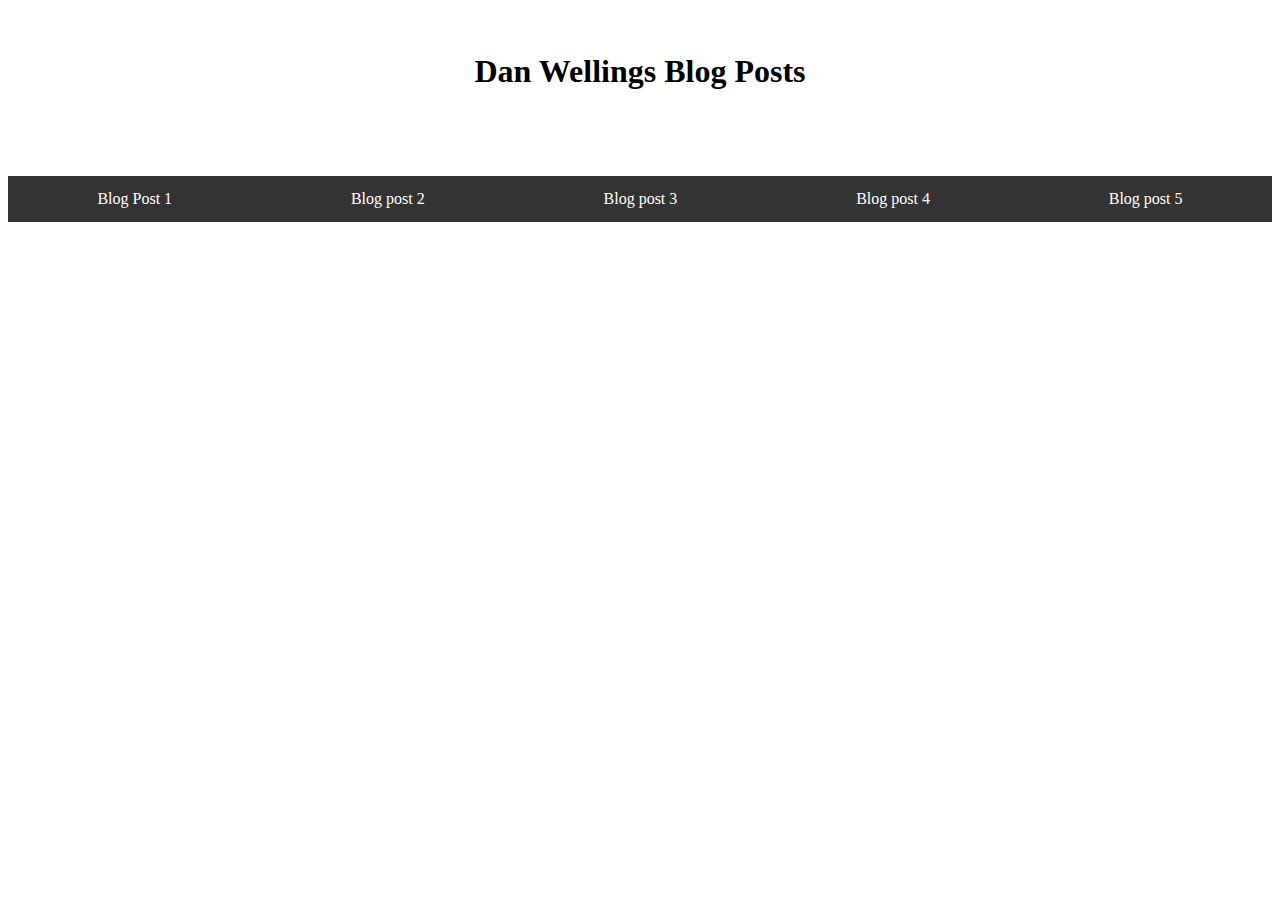
<file: index.html>
<!DOCTYPE html>
<html lang="en">
<head>
  <meta charset="UTF-8">
  <meta name="viewport" content="width=device-width, initial-scale=1.0">
  <meta http-equiv="X-UA-Compatible" content="ie=edge">
  <link rel="stylesheet" href="style.css">
  <title>Dan Wellings Blog posts</title>
</head>
<body>
<h1> Dan Wellings Blog Posts </h1>

<div class= "nav">
<ul>
  <li><a href="blogpost-1.html">Blog Post 1</a></li>
  <li><a href="blogpost-2.html">Blog post 2</a></li>
  <li><a href="blogpost-3.html">Blog post 3</a></li>
  <li><a href="blogpost-4.html">Blog post 4</a></li>
  <li><a href="blogpost-5.html">Blog post 5</a></li>
</ul>
</div>

</body>
</html>
</file>
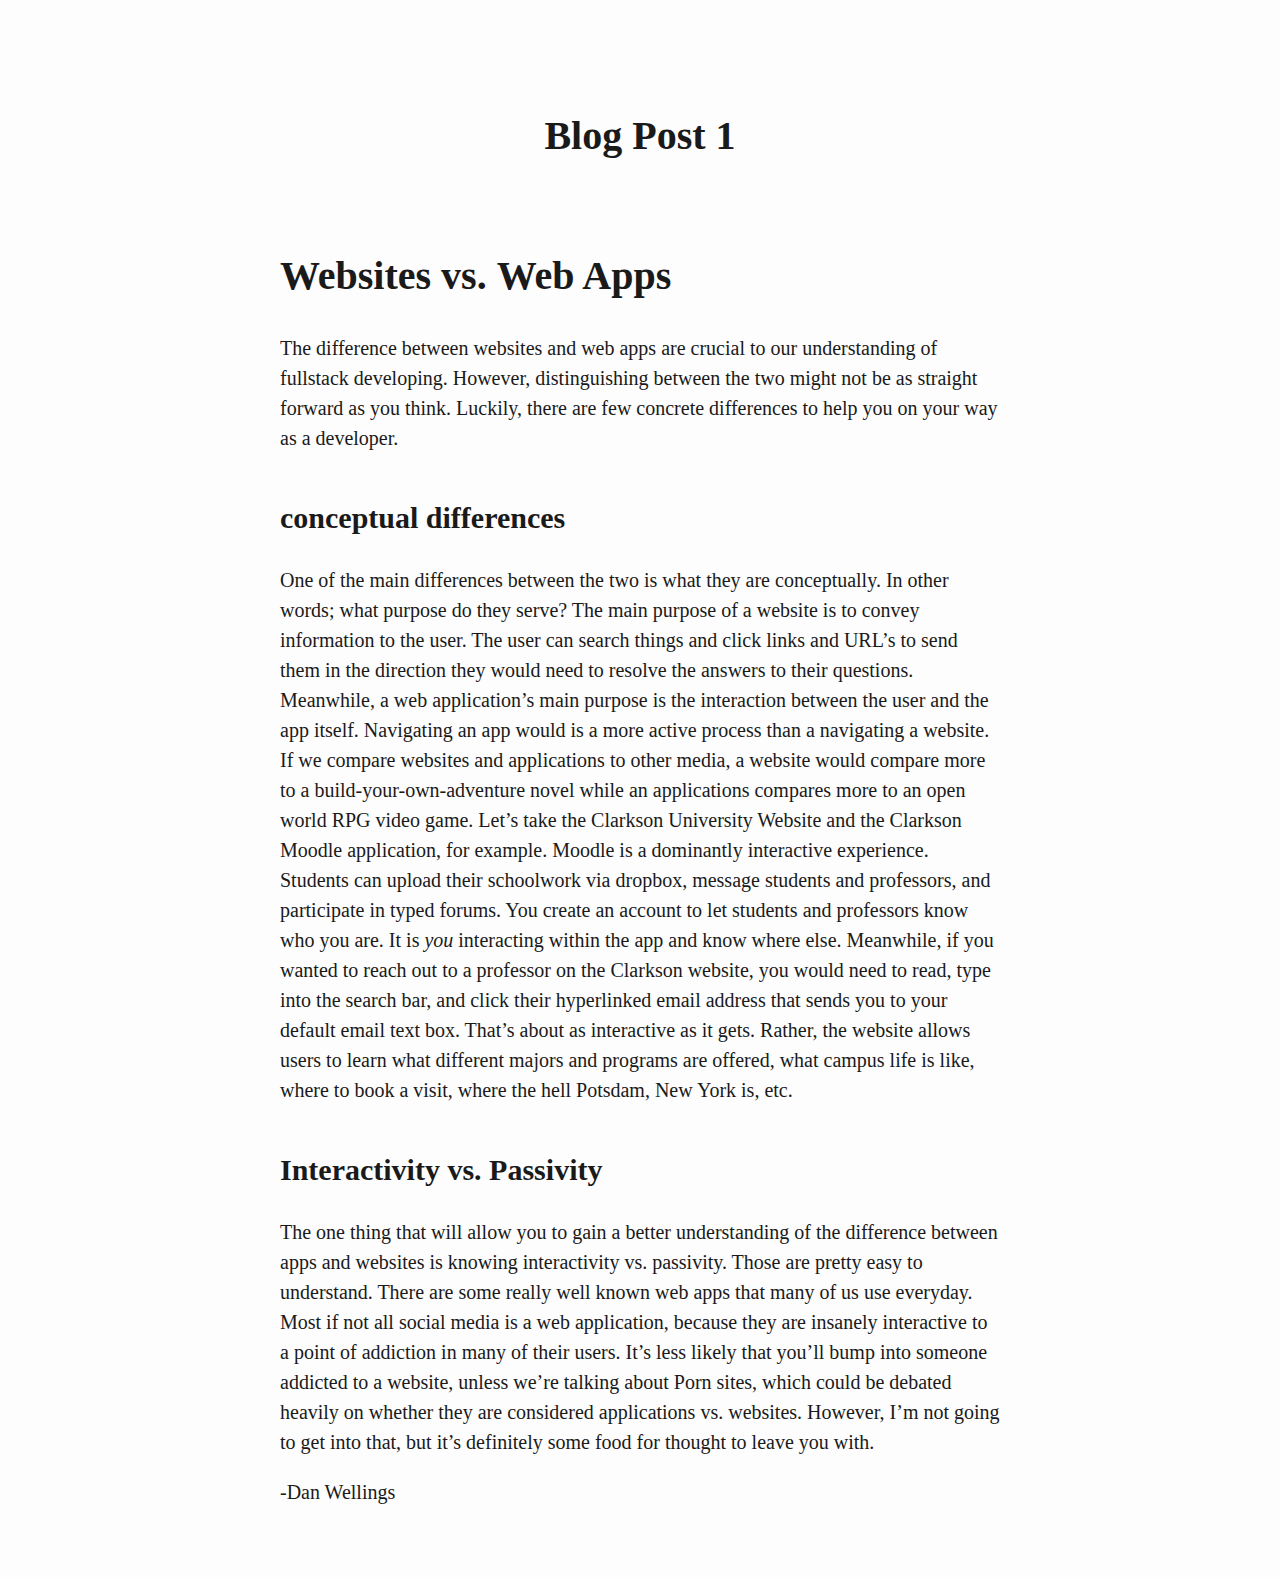
<file: blogpost-1.html>
<!DOCTYPE html>
<html xmlns="http://www.w3.org/1999/xhtml" lang="" xml:lang="">
<head>
  <meta charset="utf-8" />
  <meta name="generator" content="pandoc" />
  <meta name="viewport" content="width=device-width, initial-scale=1.0, user-scalable=yes" />
  <title>Blog Post 1</title>
  <style>
    html {
      line-height: 1.5;
      font-family: Georgia, serif;
      font-size: 20px;
      color: #1a1a1a;
      background-color: #fdfdfd;
    }
    body {
      margin: 0 auto;
      max-width: 36em;
      padding-left: 50px;
      padding-right: 50px;
      padding-top: 50px;
      padding-bottom: 50px;
      hyphens: auto;
      overflow-wrap: break-word;
      text-rendering: optimizeLegibility;
      font-kerning: normal;
    }
    @media (max-width: 600px) {
      body {
        font-size: 0.9em;
        padding: 1em;
      }
    }
    @media print {
      body {
        background-color: transparent;
        color: black;
        font-size: 12pt;
      }
      p, h2, h3 {
        orphans: 3;
        widows: 3;
      }
      h2, h3, h4 {
        page-break-after: avoid;
      }
    }
    p {
      margin: 1em 0;
    }
    a {
      color: #1a1a1a;
    }
    a:visited {
      color: #1a1a1a;
    }
    img {
      max-width: 100%;
    }
    h1, h2, h3, h4, h5, h6 {
      margin-top: 1.4em;
    }
    h5, h6 {
      font-size: 1em;
      font-style: italic;
    }
    h6 {
      font-weight: normal;
    }
    ol, ul {
      padding-left: 1.7em;
      margin-top: 1em;
    }
    li > ol, li > ul {
      margin-top: 0;
    }
    blockquote {
      margin: 1em 0 1em 1.7em;
      padding-left: 1em;
      border-left: 2px solid #e6e6e6;
      color: #606060;
    }
    code {
      font-family: Menlo, Monaco, 'Lucida Console', Consolas, monospace;
      font-size: 85%;
      margin: 0;
    }
    pre {
      margin: 1em 0;
      overflow: auto;
    }
    pre code {
      padding: 0;
      overflow: visible;
      overflow-wrap: normal;
    }
    .sourceCode {
     background-color: transparent;
     overflow: visible;
    }
    hr {
      background-color: #1a1a1a;
      border: none;
      height: 1px;
      margin: 1em 0;
    }
    table {
      margin: 1em 0;
      border-collapse: collapse;
      width: 100%;
      overflow-x: auto;
      display: block;
      font-variant-numeric: lining-nums tabular-nums;
    }
    table caption {
      margin-bottom: 0.75em;
    }
    tbody {
      margin-top: 0.5em;
      border-top: 1px solid #1a1a1a;
      border-bottom: 1px solid #1a1a1a;
    }
    th {
      border-top: 1px solid #1a1a1a;
      padding: 0.25em 0.5em 0.25em 0.5em;
    }
    td {
      padding: 0.125em 0.5em 0.25em 0.5em;
    }
    header {
      margin-bottom: 4em;
      text-align: center;
    }
    #TOC li {
      list-style: none;
    }
    #TOC a:not(:hover) {
      text-decoration: none;
    }
    code{white-space: pre-wrap;}
    span.smallcaps{font-variant: small-caps;}
    span.underline{text-decoration: underline;}
    div.column{display: inline-block; vertical-align: top; width: 50%;}
    div.hanging-indent{margin-left: 1.5em; text-indent: -1.5em;}
    ul.task-list{list-style: none;}
    .display.math{display: block; text-align: center; margin: 0.5rem auto;}
  </style>
  <!--[if lt IE 9]>
    <script src="//cdnjs.cloudflare.com/ajax/libs/html5shiv/3.7.3/html5shiv-printshiv.min.js"></script>
  <![endif]-->
</head>
<body>
<header id="title-block-header">
<h1 class="title">Blog Post 1</h1>
</header>
<h1 id="websites-vs.-web-apps">Websites vs. Web Apps</h1>
<p>The difference between websites and web apps are crucial to our
understanding of fullstack developing. However, distinguishing between
the two might not be as straight forward as you think. Luckily, there
are few concrete differences to help you on your way as a developer.</p>
<h2 id="conceptual-differences">conceptual differences</h2>
<p>One of the main differences between the two is what they are
conceptually. In other words; what purpose do they serve? The main
purpose of a website is to convey information to the user. The user can
search things and click links and URL’s to send them in the direction
they would need to resolve the answers to their questions. Meanwhile, a
web application’s main purpose is the interaction between the user and
the app itself. Navigating an app would is a more active process than a
navigating a website. If we compare websites and applications to other
media, a website would compare more to a build-your-own-adventure novel
while an applications compares more to an open world RPG video game.
Let’s take the Clarkson University Website and the Clarkson Moodle
application, for example. Moodle is a dominantly interactive experience.
Students can upload their schoolwork via dropbox, message students and
professors, and participate in typed forums. You create an account to
let students and professors know who you are. It is <em>you</em>
interacting within the app and know where else. Meanwhile, if you wanted
to reach out to a professor on the Clarkson website, you would need to
read, type into the search bar, and click their hyperlinked email
address that sends you to your default email text box. That’s about as
interactive as it gets. Rather, the website allows users to learn what
different majors and programs are offered, what campus life is like,
where to book a visit, where the hell Potsdam, New York is, etc.</p>
<h2 id="interactivity-vs.-passivity">Interactivity vs. Passivity</h2>
<p>The one thing that will allow you to gain a better understanding of
the difference between apps and websites is knowing interactivity
vs. passivity. Those are pretty easy to understand. There are some
really well known web apps that many of us use everyday. Most if not all
social media is a web application, because they are insanely interactive
to a point of addiction in many of their users. It’s less likely that
you’ll bump into someone addicted to a website, unless we’re talking
about Porn sites, which could be debated heavily on whether they are
considered applications vs. websites. However, I’m not going to get into
that, but it’s definitely some food for thought to leave you with.</p>
<p>-Dan Wellings</p>
</body>
</html>
</file>
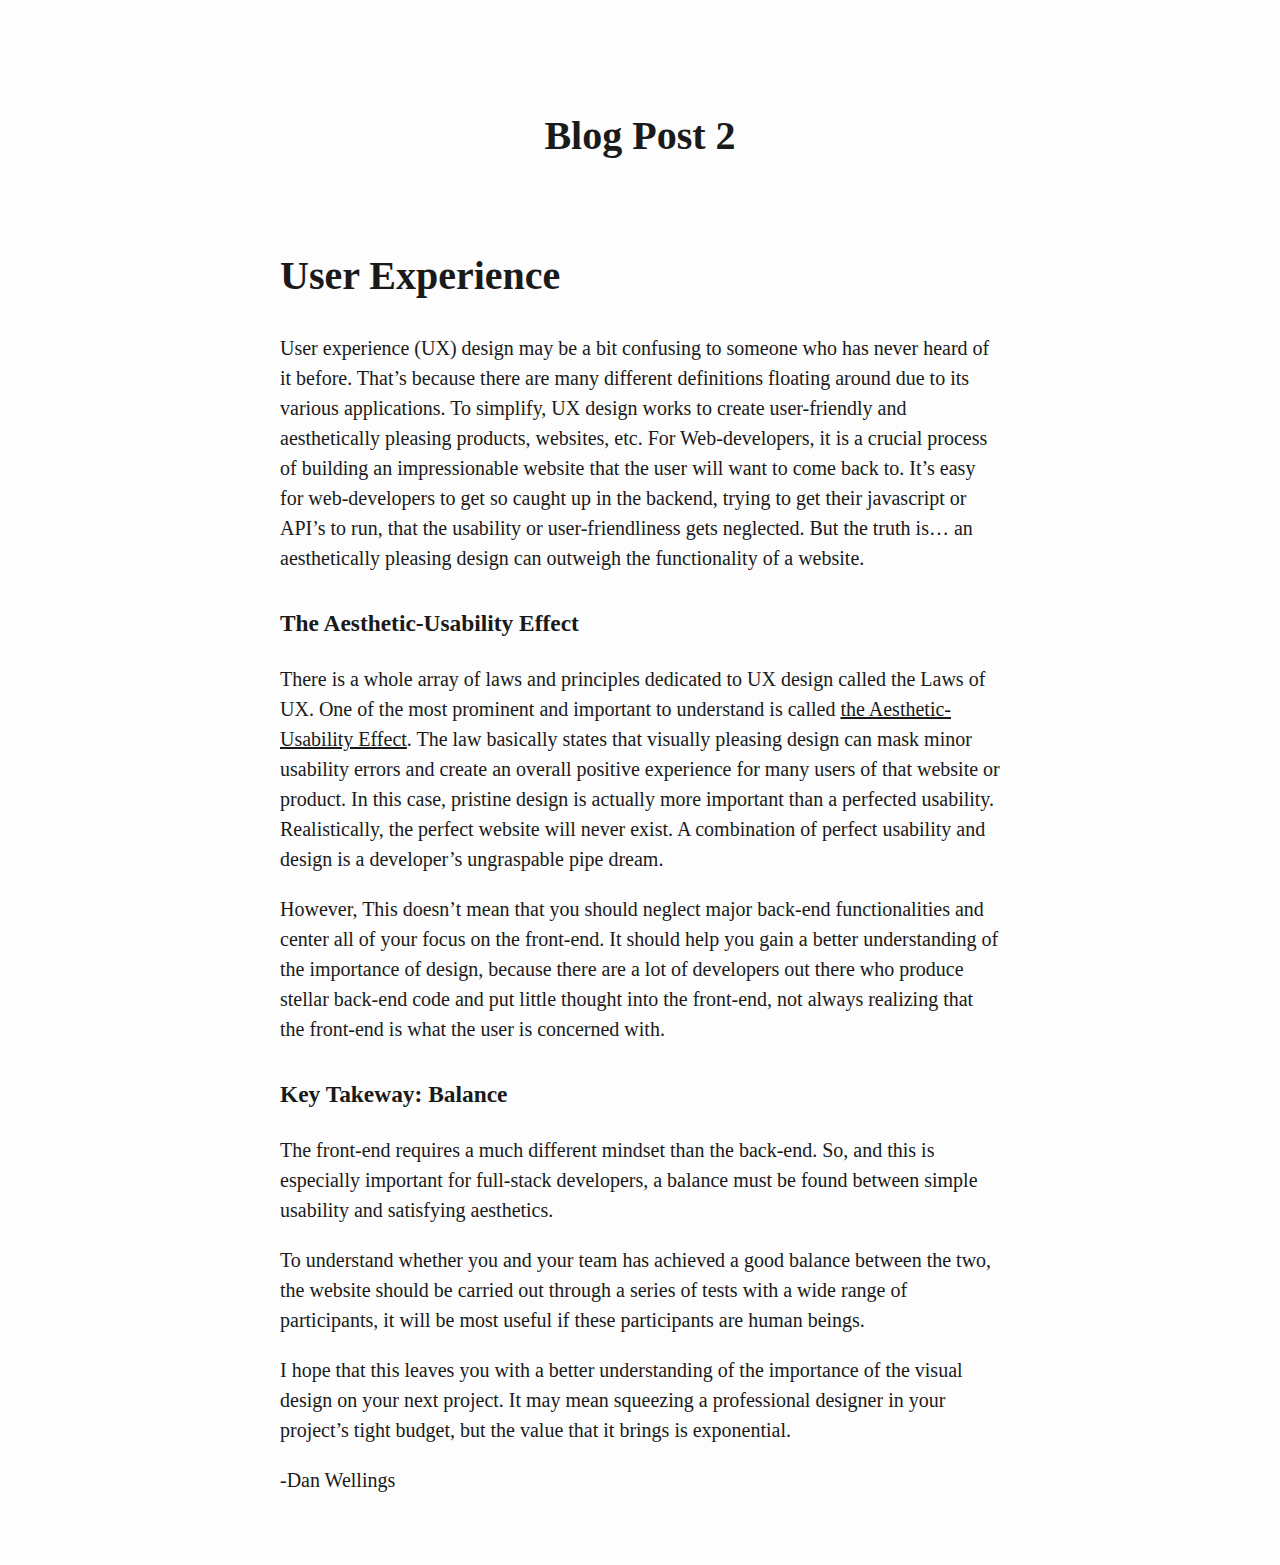
<file: blogpost-2.html>
<!DOCTYPE html>
<html xmlns="http://www.w3.org/1999/xhtml" lang="" xml:lang="">
<head>
  <meta charset="utf-8" />
  <meta name="generator" content="pandoc" />
  <meta name="viewport" content="width=device-width, initial-scale=1.0, user-scalable=yes" />
  <title>Blog Post 2</title>
  <style>
    html {
      line-height: 1.5;
      font-family: Georgia, serif;
      font-size: 20px;
      color: #1a1a1a;
      background-color: #fdfdfd;
    }
    body {
      margin: 0 auto;
      max-width: 36em;
      padding-left: 50px;
      padding-right: 50px;
      padding-top: 50px;
      padding-bottom: 50px;
      hyphens: auto;
      overflow-wrap: break-word;
      text-rendering: optimizeLegibility;
      font-kerning: normal;
    }
    @media (max-width: 600px) {
      body {
        font-size: 0.9em;
        padding: 1em;
      }
    }
    @media print {
      body {
        background-color: transparent;
        color: black;
        font-size: 12pt;
      }
      p, h2, h3 {
        orphans: 3;
        widows: 3;
      }
      h2, h3, h4 {
        page-break-after: avoid;
      }
    }
    p {
      margin: 1em 0;
    }
    a {
      color: #1a1a1a;
    }
    a:visited {
      color: #1a1a1a;
    }
    img {
      max-width: 100%;
    }
    h1, h2, h3, h4, h5, h6 {
      margin-top: 1.4em;
    }
    h5, h6 {
      font-size: 1em;
      font-style: italic;
    }
    h6 {
      font-weight: normal;
    }
    ol, ul {
      padding-left: 1.7em;
      margin-top: 1em;
    }
    li > ol, li > ul {
      margin-top: 0;
    }
    blockquote {
      margin: 1em 0 1em 1.7em;
      padding-left: 1em;
      border-left: 2px solid #e6e6e6;
      color: #606060;
    }
    code {
      font-family: Menlo, Monaco, 'Lucida Console', Consolas, monospace;
      font-size: 85%;
      margin: 0;
    }
    pre {
      margin: 1em 0;
      overflow: auto;
    }
    pre code {
      padding: 0;
      overflow: visible;
      overflow-wrap: normal;
    }
    .sourceCode {
     background-color: transparent;
     overflow: visible;
    }
    hr {
      background-color: #1a1a1a;
      border: none;
      height: 1px;
      margin: 1em 0;
    }
    table {
      margin: 1em 0;
      border-collapse: collapse;
      width: 100%;
      overflow-x: auto;
      display: block;
      font-variant-numeric: lining-nums tabular-nums;
    }
    table caption {
      margin-bottom: 0.75em;
    }
    tbody {
      margin-top: 0.5em;
      border-top: 1px solid #1a1a1a;
      border-bottom: 1px solid #1a1a1a;
    }
    th {
      border-top: 1px solid #1a1a1a;
      padding: 0.25em 0.5em 0.25em 0.5em;
    }
    td {
      padding: 0.125em 0.5em 0.25em 0.5em;
    }
    header {
      margin-bottom: 4em;
      text-align: center;
    }
    #TOC li {
      list-style: none;
    }
    #TOC a:not(:hover) {
      text-decoration: none;
    }
    code{white-space: pre-wrap;}
    span.smallcaps{font-variant: small-caps;}
    span.underline{text-decoration: underline;}
    div.column{display: inline-block; vertical-align: top; width: 50%;}
    div.hanging-indent{margin-left: 1.5em; text-indent: -1.5em;}
    ul.task-list{list-style: none;}
    .display.math{display: block; text-align: center; margin: 0.5rem auto;}
  </style>
  <!--[if lt IE 9]>
    <script src="//cdnjs.cloudflare.com/ajax/libs/html5shiv/3.7.3/html5shiv-printshiv.min.js"></script>
  <![endif]-->
</head>
<body>
<header id="title-block-header">
<h1 class="title">Blog Post 2</h1>
</header>
<h1 id="user-experience">User Experience</h1>
<p>User experience (UX) design may be a bit confusing to someone who has
never heard of it before. That’s because there are many different
definitions floating around due to its various applications. To
simplify, UX design works to create user-friendly and aesthetically
pleasing products, websites, etc. For Web-developers, it is a crucial
process of building an impressionable website that the user will want to
come back to. It’s easy for web-developers to get so caught up in the
backend, trying to get their javascript or API’s to run, that the
usability or user-friendliness gets neglected. But the truth is… an
aesthetically pleasing design can outweigh the functionality of a
website.</p>
<h3 id="the-aesthetic-usability-effect">The Aesthetic-Usability
Effect</h3>
<p>There is a whole array of laws and principles dedicated to UX design
called the Laws of UX. One of the most prominent and important to
understand is called <a
href="https://lawsofux.com/aesthetic-usability-effect">the
Aesthetic-Usability Effect</a>. The law basically states that visually
pleasing design can mask minor usability errors and create an overall
positive experience for many users of that website or product. In this
case, pristine design is actually more important than a perfected
usability. Realistically, the perfect website will never exist. A
combination of perfect usability and design is a developer’s ungraspable
pipe dream.</p>
<p>However, This doesn’t mean that you should neglect major back-end
functionalities and center all of your focus on the front-end. It should
help you gain a better understanding of the importance of design,
because there are a lot of developers out there who produce stellar
back-end code and put little thought into the front-end, not always
realizing that the front-end is what the user is concerned with.</p>
<h3 id="key-takeway-balance">Key Takeway: Balance</h3>
<p>The front-end requires a much different mindset than the back-end.
So, and this is especially important for full-stack developers, a
balance must be found between simple usability and satisfying
aesthetics.</p>
<p>To understand whether you and your team has achieved a good balance
between the two, the website should be carried out through a series of
tests with a wide range of participants, it will be most useful if these
participants are human beings.</p>
<p>I hope that this leaves you with a better understanding of the
importance of the visual design on your next project. It may mean
squeezing a professional designer in your project’s tight budget, but
the value that it brings is exponential.</p>
<p>-Dan Wellings</p>
</body>
</html>
</file>
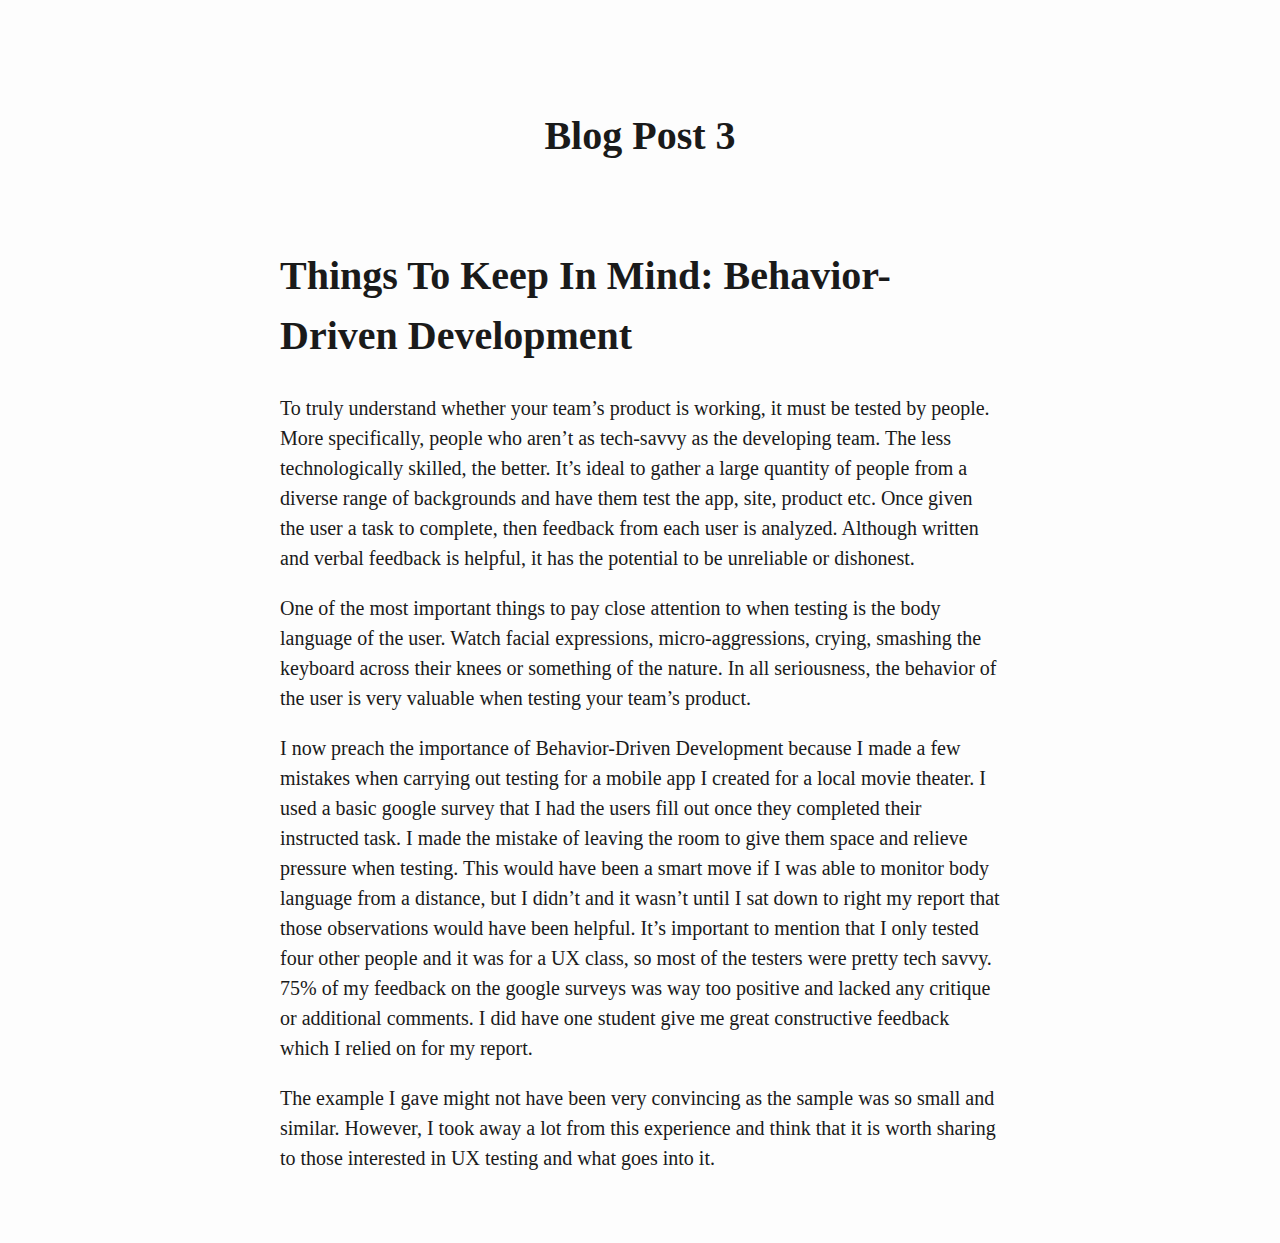
<file: blogpost-3.html>
<!DOCTYPE html>
<html xmlns="http://www.w3.org/1999/xhtml" lang="" xml:lang="">
<head>
  <meta charset="utf-8" />
  <meta name="generator" content="pandoc" />
  <meta name="viewport" content="width=device-width, initial-scale=1.0, user-scalable=yes" />
  <title>Blog Post 3</title>
  <style>
    html {
      line-height: 1.5;
      font-family: Georgia, serif;
      font-size: 20px;
      color: #1a1a1a;
      background-color: #fdfdfd;
    }
    body {
      margin: 0 auto;
      max-width: 36em;
      padding-left: 50px;
      padding-right: 50px;
      padding-top: 50px;
      padding-bottom: 50px;
      hyphens: auto;
      overflow-wrap: break-word;
      text-rendering: optimizeLegibility;
      font-kerning: normal;
    }
    @media (max-width: 600px) {
      body {
        font-size: 0.9em;
        padding: 1em;
      }
    }
    @media print {
      body {
        background-color: transparent;
        color: black;
        font-size: 12pt;
      }
      p, h2, h3 {
        orphans: 3;
        widows: 3;
      }
      h2, h3, h4 {
        page-break-after: avoid;
      }
    }
    p {
      margin: 1em 0;
    }
    a {
      color: #1a1a1a;
    }
    a:visited {
      color: #1a1a1a;
    }
    img {
      max-width: 100%;
    }
    h1, h2, h3, h4, h5, h6 {
      margin-top: 1.4em;
    }
    h5, h6 {
      font-size: 1em;
      font-style: italic;
    }
    h6 {
      font-weight: normal;
    }
    ol, ul {
      padding-left: 1.7em;
      margin-top: 1em;
    }
    li > ol, li > ul {
      margin-top: 0;
    }
    blockquote {
      margin: 1em 0 1em 1.7em;
      padding-left: 1em;
      border-left: 2px solid #e6e6e6;
      color: #606060;
    }
    code {
      font-family: Menlo, Monaco, 'Lucida Console', Consolas, monospace;
      font-size: 85%;
      margin: 0;
    }
    pre {
      margin: 1em 0;
      overflow: auto;
    }
    pre code {
      padding: 0;
      overflow: visible;
      overflow-wrap: normal;
    }
    .sourceCode {
     background-color: transparent;
     overflow: visible;
    }
    hr {
      background-color: #1a1a1a;
      border: none;
      height: 1px;
      margin: 1em 0;
    }
    table {
      margin: 1em 0;
      border-collapse: collapse;
      width: 100%;
      overflow-x: auto;
      display: block;
      font-variant-numeric: lining-nums tabular-nums;
    }
    table caption {
      margin-bottom: 0.75em;
    }
    tbody {
      margin-top: 0.5em;
      border-top: 1px solid #1a1a1a;
      border-bottom: 1px solid #1a1a1a;
    }
    th {
      border-top: 1px solid #1a1a1a;
      padding: 0.25em 0.5em 0.25em 0.5em;
    }
    td {
      padding: 0.125em 0.5em 0.25em 0.5em;
    }
    header {
      margin-bottom: 4em;
      text-align: center;
    }
    #TOC li {
      list-style: none;
    }
    #TOC a:not(:hover) {
      text-decoration: none;
    }
    code{white-space: pre-wrap;}
    span.smallcaps{font-variant: small-caps;}
    span.underline{text-decoration: underline;}
    div.column{display: inline-block; vertical-align: top; width: 50%;}
    div.hanging-indent{margin-left: 1.5em; text-indent: -1.5em;}
    ul.task-list{list-style: none;}
    .display.math{display: block; text-align: center; margin: 0.5rem auto;}
  </style>
  <!--[if lt IE 9]>
    <script src="//cdnjs.cloudflare.com/ajax/libs/html5shiv/3.7.3/html5shiv-printshiv.min.js"></script>
  <![endif]-->
</head>
<body>
<header id="title-block-header">
<h1 class="title">Blog Post 3</h1>
</header>
<h1 id="things-to-keep-in-mind-behavior-driven-development">Things To
Keep In Mind: Behavior-Driven Development</h1>
<p>To truly understand whether your team’s product is working, it must
be tested by people. More specifically, people who aren’t as tech-savvy
as the developing team. The less technologically skilled, the better.
It’s ideal to gather a large quantity of people from a diverse range of
backgrounds and have them test the app, site, product etc. Once given
the user a task to complete, then feedback from each user is analyzed.
Although written and verbal feedback is helpful, it has the potential to
be unreliable or dishonest.</p>
<p>One of the most important things to pay close attention to when
testing is the body language of the user. Watch facial expressions,
micro-aggressions, crying, smashing the keyboard across their knees or
something of the nature. In all seriousness, the behavior of the user is
very valuable when testing your team’s product.</p>
<p>I now preach the importance of Behavior-Driven Development because I
made a few mistakes when carrying out testing for a mobile app I created
for a local movie theater. I used a basic google survey that I had the
users fill out once they completed their instructed task. I made the
mistake of leaving the room to give them space and relieve pressure when
testing. This would have been a smart move if I was able to monitor body
language from a distance, but I didn’t and it wasn’t until I sat down to
right my report that those observations would have been helpful. It’s
important to mention that I only tested four other people and it was for
a UX class, so most of the testers were pretty tech savvy. 75% of my
feedback on the google surveys was way too positive and lacked any
critique or additional comments. I did have one student give me great
constructive feedback which I relied on for my report.</p>
<p>The example I gave might not have been very convincing as the sample
was so small and similar. However, I took away a lot from this
experience and think that it is worth sharing to those interested in UX
testing and what goes into it.</p>
</body>
</html>
</file>
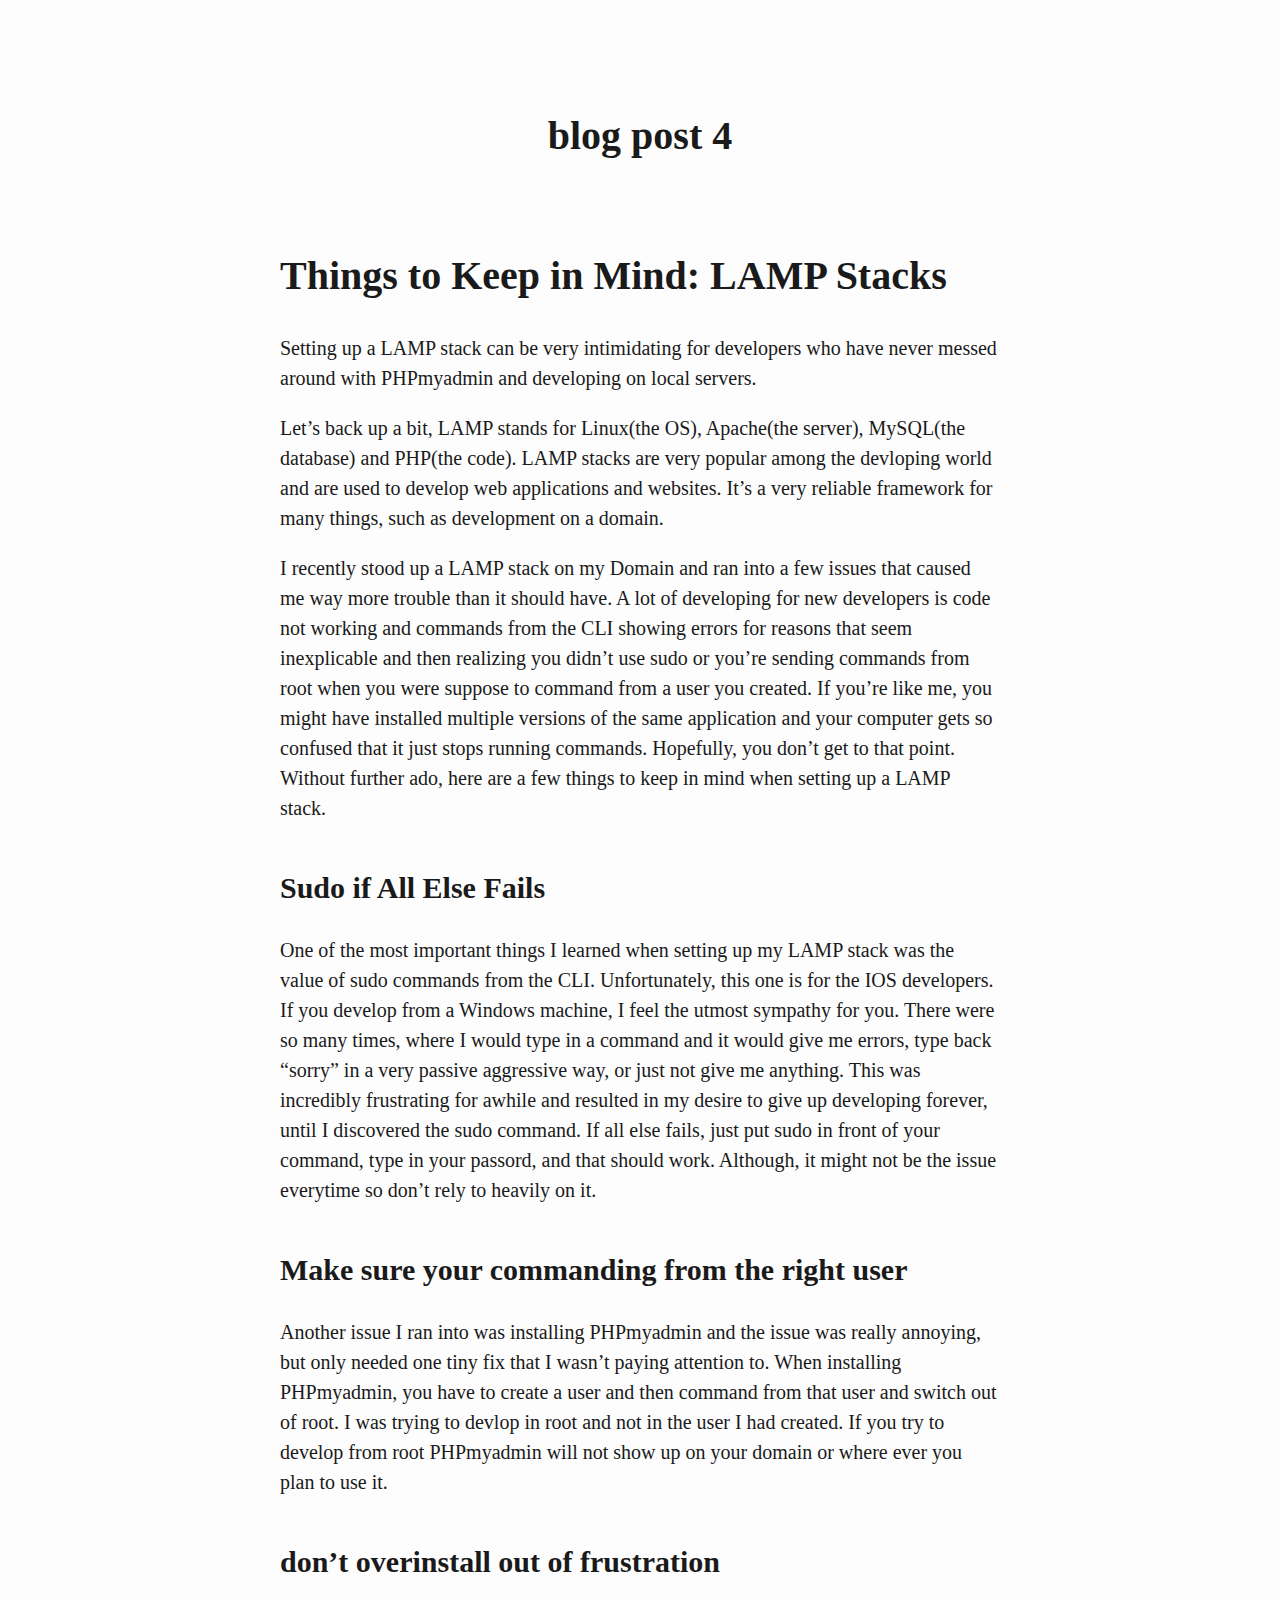
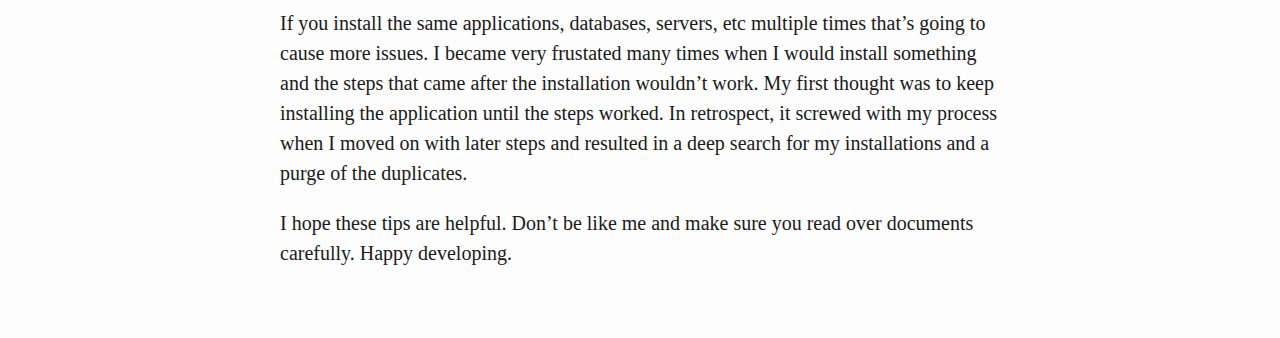
<file: blogpost-4.html>
<!DOCTYPE html>
<html xmlns="http://www.w3.org/1999/xhtml" lang="" xml:lang="">
<head>
  <meta charset="utf-8" />
  <meta name="generator" content="pandoc" />
  <meta name="viewport" content="width=device-width, initial-scale=1.0, user-scalable=yes" />
  <title>blog post 4</title>
  <style>
    html {
      line-height: 1.5;
      font-family: Georgia, serif;
      font-size: 20px;
      color: #1a1a1a;
      background-color: #fdfdfd;
    }
    body {
      margin: 0 auto;
      max-width: 36em;
      padding-left: 50px;
      padding-right: 50px;
      padding-top: 50px;
      padding-bottom: 50px;
      hyphens: auto;
      overflow-wrap: break-word;
      text-rendering: optimizeLegibility;
      font-kerning: normal;
    }
    @media (max-width: 600px) {
      body {
        font-size: 0.9em;
        padding: 1em;
      }
    }
    @media print {
      body {
        background-color: transparent;
        color: black;
        font-size: 12pt;
      }
      p, h2, h3 {
        orphans: 3;
        widows: 3;
      }
      h2, h3, h4 {
        page-break-after: avoid;
      }
    }
    p {
      margin: 1em 0;
    }
    a {
      color: #1a1a1a;
    }
    a:visited {
      color: #1a1a1a;
    }
    img {
      max-width: 100%;
    }
    h1, h2, h3, h4, h5, h6 {
      margin-top: 1.4em;
    }
    h5, h6 {
      font-size: 1em;
      font-style: italic;
    }
    h6 {
      font-weight: normal;
    }
    ol, ul {
      padding-left: 1.7em;
      margin-top: 1em;
    }
    li > ol, li > ul {
      margin-top: 0;
    }
    blockquote {
      margin: 1em 0 1em 1.7em;
      padding-left: 1em;
      border-left: 2px solid #e6e6e6;
      color: #606060;
    }
    code {
      font-family: Menlo, Monaco, 'Lucida Console', Consolas, monospace;
      font-size: 85%;
      margin: 0;
    }
    pre {
      margin: 1em 0;
      overflow: auto;
    }
    pre code {
      padding: 0;
      overflow: visible;
      overflow-wrap: normal;
    }
    .sourceCode {
     background-color: transparent;
     overflow: visible;
    }
    hr {
      background-color: #1a1a1a;
      border: none;
      height: 1px;
      margin: 1em 0;
    }
    table {
      margin: 1em 0;
      border-collapse: collapse;
      width: 100%;
      overflow-x: auto;
      display: block;
      font-variant-numeric: lining-nums tabular-nums;
    }
    table caption {
      margin-bottom: 0.75em;
    }
    tbody {
      margin-top: 0.5em;
      border-top: 1px solid #1a1a1a;
      border-bottom: 1px solid #1a1a1a;
    }
    th {
      border-top: 1px solid #1a1a1a;
      padding: 0.25em 0.5em 0.25em 0.5em;
    }
    td {
      padding: 0.125em 0.5em 0.25em 0.5em;
    }
    header {
      margin-bottom: 4em;
      text-align: center;
    }
    #TOC li {
      list-style: none;
    }
    #TOC a:not(:hover) {
      text-decoration: none;
    }
    code{white-space: pre-wrap;}
    span.smallcaps{font-variant: small-caps;}
    span.underline{text-decoration: underline;}
    div.column{display: inline-block; vertical-align: top; width: 50%;}
    div.hanging-indent{margin-left: 1.5em; text-indent: -1.5em;}
    ul.task-list{list-style: none;}
    .display.math{display: block; text-align: center; margin: 0.5rem auto;}
  </style>
  <!--[if lt IE 9]>
    <script src="//cdnjs.cloudflare.com/ajax/libs/html5shiv/3.7.3/html5shiv-printshiv.min.js"></script>
  <![endif]-->
</head>
<body>
<header id="title-block-header">
<h1 class="title">blog post 4</h1>
</header>
<h1 id="things-to-keep-in-mind-lamp-stacks">Things to Keep in Mind: LAMP
Stacks</h1>
<p>Setting up a LAMP stack can be very intimidating for developers who
have never messed around with PHPmyadmin and developing on local
servers.</p>
<p>Let’s back up a bit, LAMP stands for Linux(the OS), Apache(the
server), MySQL(the database) and PHP(the code). LAMP stacks are very
popular among the devloping world and are used to develop web
applications and websites. It’s a very reliable framework for many
things, such as development on a domain.</p>
<p>I recently stood up a LAMP stack on my Domain and ran into a few
issues that caused me way more trouble than it should have. A lot of
developing for new developers is code not working and commands from the
CLI showing errors for reasons that seem inexplicable and then realizing
you didn’t use sudo or you’re sending commands from root when you were
suppose to command from a user you created. If you’re like me, you might
have installed multiple versions of the same application and your
computer gets so confused that it just stops running commands.
Hopefully, you don’t get to that point. Without further ado, here are a
few things to keep in mind when setting up a LAMP stack.</p>
<h2 id="sudo-if-all-else-fails">Sudo if All Else Fails</h2>
<p>One of the most important things I learned when setting up my LAMP
stack was the value of sudo commands from the CLI. Unfortunately, this
one is for the IOS developers. If you develop from a Windows machine, I
feel the utmost sympathy for you. There were so many times, where I
would type in a command and it would give me errors, type back “sorry”
in a very passive aggressive way, or just not give me anything. This was
incredibly frustrating for awhile and resulted in my desire to give up
developing forever, until I discovered the sudo command. If all else
fails, just put sudo in front of your command, type in your passord, and
that should work. Although, it might not be the issue everytime so don’t
rely to heavily on it.</p>
<h2 id="make-sure-your-commanding-from-the-right-user">Make sure your
commanding from the right user</h2>
<p>Another issue I ran into was installing PHPmyadmin and the issue was
really annoying, but only needed one tiny fix that I wasn’t paying
attention to. When installing PHPmyadmin, you have to create a user and
then command from that user and switch out of root. I was trying to
devlop in root and not in the user I had created. If you try to develop
from root PHPmyadmin will not show up on your domain or where ever you
plan to use it.</p>
<h2 id="dont-overinstall-out-of-frustration">don’t overinstall out of
frustration</h2>
<p>If you install the same applications, databases, servers, etc
multiple times that’s going to cause more issues. I became very
frustated many times when I would install something and the steps that
came after the installation wouldn’t work. My first thought was to keep
installing the application until the steps worked. In retrospect, it
screwed with my process when I moved on with later steps and resulted in
a deep search for my installations and a purge of the duplicates.</p>
<p>I hope these tips are helpful. Don’t be like me and make sure you
read over documents carefully. Happy developing.</p>
</body>
</html>
</file>
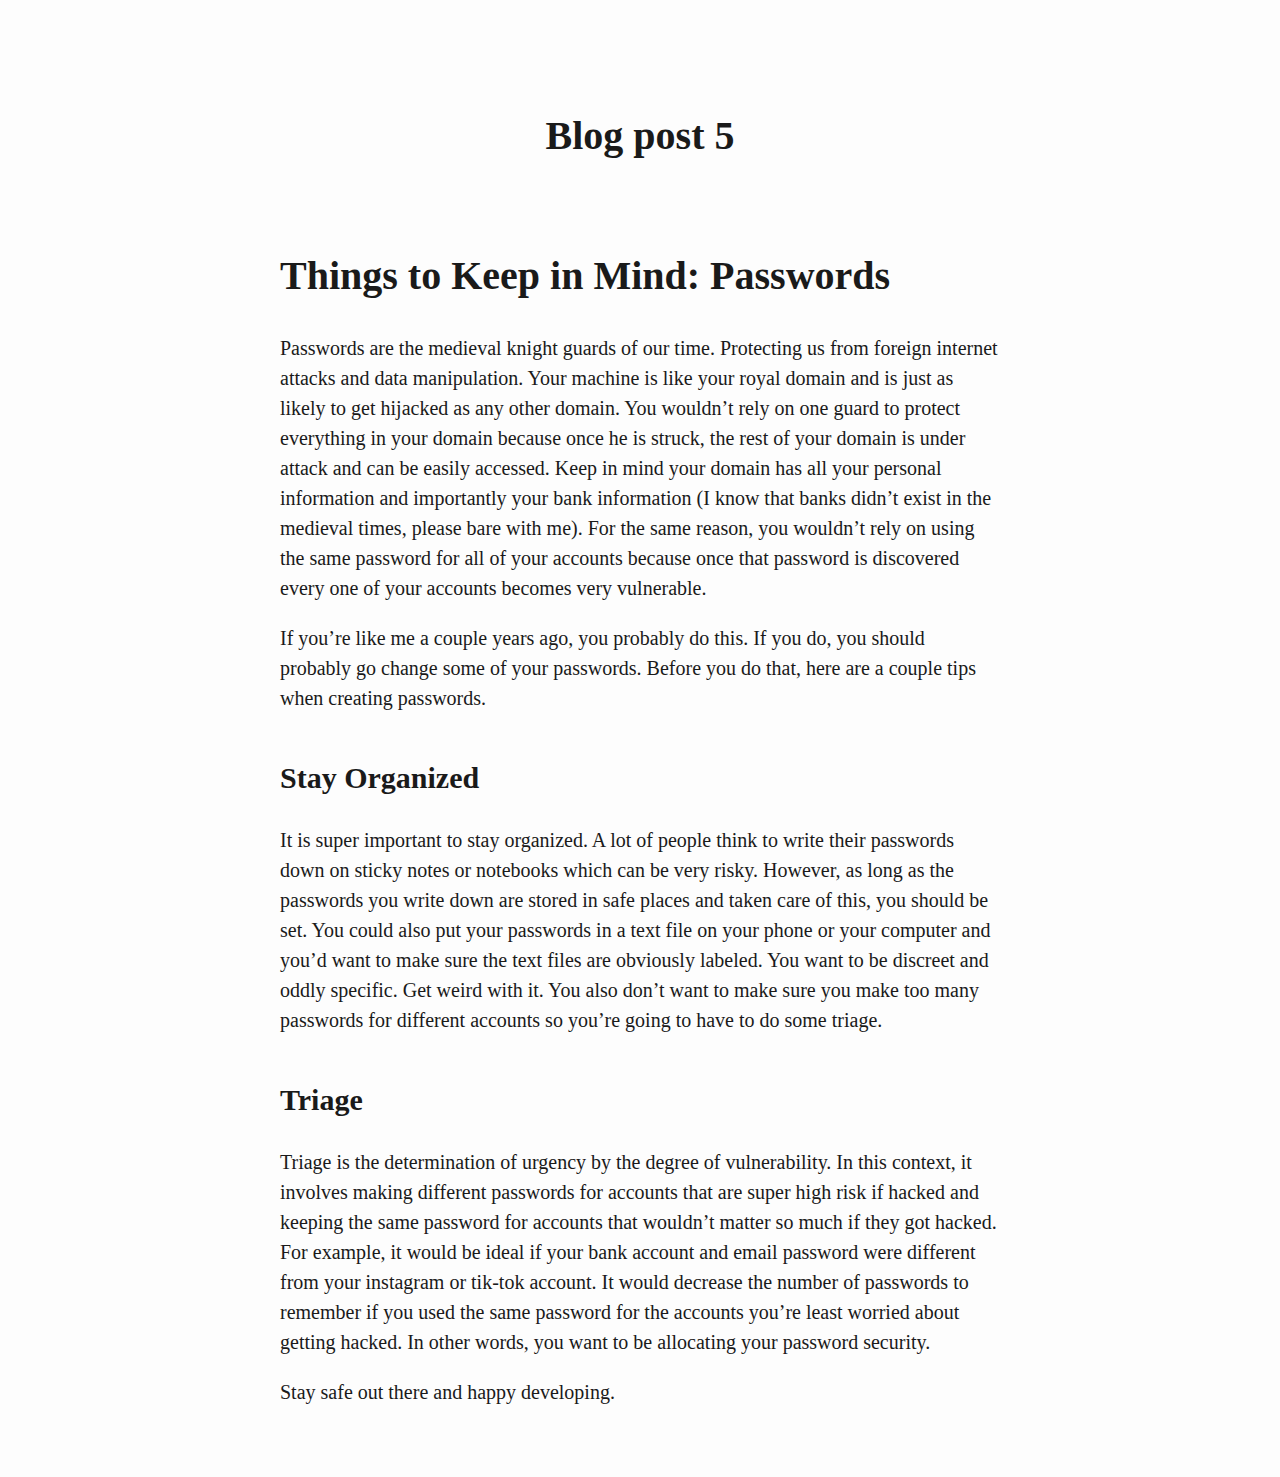
<file: blogpost-5.html>
<!DOCTYPE html>
<html xmlns="http://www.w3.org/1999/xhtml" lang="" xml:lang="">
<head>
  <meta charset="utf-8" />
  <meta name="generator" content="pandoc" />
  <meta name="viewport" content="width=device-width, initial-scale=1.0, user-scalable=yes" />
  <title>Blog post 5</title>
  <style>
    html {
      line-height: 1.5;
      font-family: Georgia, serif;
      font-size: 20px;
      color: #1a1a1a;
      background-color: #fdfdfd;
    }
    body {
      margin: 0 auto;
      max-width: 36em;
      padding-left: 50px;
      padding-right: 50px;
      padding-top: 50px;
      padding-bottom: 50px;
      hyphens: auto;
      overflow-wrap: break-word;
      text-rendering: optimizeLegibility;
      font-kerning: normal;
    }
    @media (max-width: 600px) {
      body {
        font-size: 0.9em;
        padding: 1em;
      }
    }
    @media print {
      body {
        background-color: transparent;
        color: black;
        font-size: 12pt;
      }
      p, h2, h3 {
        orphans: 3;
        widows: 3;
      }
      h2, h3, h4 {
        page-break-after: avoid;
      }
    }
    p {
      margin: 1em 0;
    }
    a {
      color: #1a1a1a;
    }
    a:visited {
      color: #1a1a1a;
    }
    img {
      max-width: 100%;
    }
    h1, h2, h3, h4, h5, h6 {
      margin-top: 1.4em;
    }
    h5, h6 {
      font-size: 1em;
      font-style: italic;
    }
    h6 {
      font-weight: normal;
    }
    ol, ul {
      padding-left: 1.7em;
      margin-top: 1em;
    }
    li > ol, li > ul {
      margin-top: 0;
    }
    blockquote {
      margin: 1em 0 1em 1.7em;
      padding-left: 1em;
      border-left: 2px solid #e6e6e6;
      color: #606060;
    }
    code {
      font-family: Menlo, Monaco, 'Lucida Console', Consolas, monospace;
      font-size: 85%;
      margin: 0;
    }
    pre {
      margin: 1em 0;
      overflow: auto;
    }
    pre code {
      padding: 0;
      overflow: visible;
      overflow-wrap: normal;
    }
    .sourceCode {
     background-color: transparent;
     overflow: visible;
    }
    hr {
      background-color: #1a1a1a;
      border: none;
      height: 1px;
      margin: 1em 0;
    }
    table {
      margin: 1em 0;
      border-collapse: collapse;
      width: 100%;
      overflow-x: auto;
      display: block;
      font-variant-numeric: lining-nums tabular-nums;
    }
    table caption {
      margin-bottom: 0.75em;
    }
    tbody {
      margin-top: 0.5em;
      border-top: 1px solid #1a1a1a;
      border-bottom: 1px solid #1a1a1a;
    }
    th {
      border-top: 1px solid #1a1a1a;
      padding: 0.25em 0.5em 0.25em 0.5em;
    }
    td {
      padding: 0.125em 0.5em 0.25em 0.5em;
    }
    header {
      margin-bottom: 4em;
      text-align: center;
    }
    #TOC li {
      list-style: none;
    }
    #TOC a:not(:hover) {
      text-decoration: none;
    }
    code{white-space: pre-wrap;}
    span.smallcaps{font-variant: small-caps;}
    span.underline{text-decoration: underline;}
    div.column{display: inline-block; vertical-align: top; width: 50%;}
    div.hanging-indent{margin-left: 1.5em; text-indent: -1.5em;}
    ul.task-list{list-style: none;}
    .display.math{display: block; text-align: center; margin: 0.5rem auto;}
  </style>
  <!--[if lt IE 9]>
    <script src="//cdnjs.cloudflare.com/ajax/libs/html5shiv/3.7.3/html5shiv-printshiv.min.js"></script>
  <![endif]-->
</head>
<body>
<header id="title-block-header">
<h1 class="title">Blog post 5</h1>
</header>
<h1 id="things-to-keep-in-mind-passwords">Things to Keep in Mind:
Passwords</h1>
<p>Passwords are the medieval knight guards of our time. Protecting us
from foreign internet attacks and data manipulation. Your machine is
like your royal domain and is just as likely to get hijacked as any
other domain. You wouldn’t rely on one guard to protect everything in
your domain because once he is struck, the rest of your domain is under
attack and can be easily accessed. Keep in mind your domain has all your
personal information and importantly your bank information (I know that
banks didn’t exist in the medieval times, please bare with me). For the
same reason, you wouldn’t rely on using the same password for all of
your accounts because once that password is discovered every one of your
accounts becomes very vulnerable.</p>
<p>If you’re like me a couple years ago, you probably do this. If you
do, you should probably go change some of your passwords. Before you do
that, here are a couple tips when creating passwords.</p>
<h2 id="stay-organized">Stay Organized</h2>
<p>It is super important to stay organized. A lot of people think to
write their passwords down on sticky notes or notebooks which can be
very risky. However, as long as the passwords you write down are stored
in safe places and taken care of this, you should be set. You could also
put your passwords in a text file on your phone or your computer and
you’d want to make sure the text files are obviously labeled. You want
to be discreet and oddly specific. Get weird with it. You also don’t
want to make sure you make too many passwords for different accounts so
you’re going to have to do some triage.</p>
<h2 id="triage">Triage</h2>
<p>Triage is the determination of urgency by the degree of
vulnerability. In this context, it involves making different passwords
for accounts that are super high risk if hacked and keeping the same
password for accounts that wouldn’t matter so much if they got hacked.
For example, it would be ideal if your bank account and email password
were different from your instagram or tik-tok account. It would decrease
the number of passwords to remember if you used the same password for
the accounts you’re least worried about getting hacked. In other words,
you want to be allocating your password security.</p>
<p>Stay safe out there and happy developing.</p>
</body>
</html>
</file>
<file: style.css>
h1 {
  display: flex;
  justify-content: center;
  padding-bottom: 4rem;
  padding-top: 2rem;
}



.nav {
  align-items: center;
  color: blue;

}




ul {
  display: block;
  display: flex;
  justify-content: space-around;
  text-decoration: none;
  list-style-type: none;
  margin: 0;
  padding: 0;
  overflow: hidden;
  background-color: #333;
}

li {
  float: left;
}

li a {
  display: block;
  color: white;
  text-align: center;
  padding: 14px 16px;
  text-decoration: none;
}

li a:hover {
  background-color: #111;
</file>
